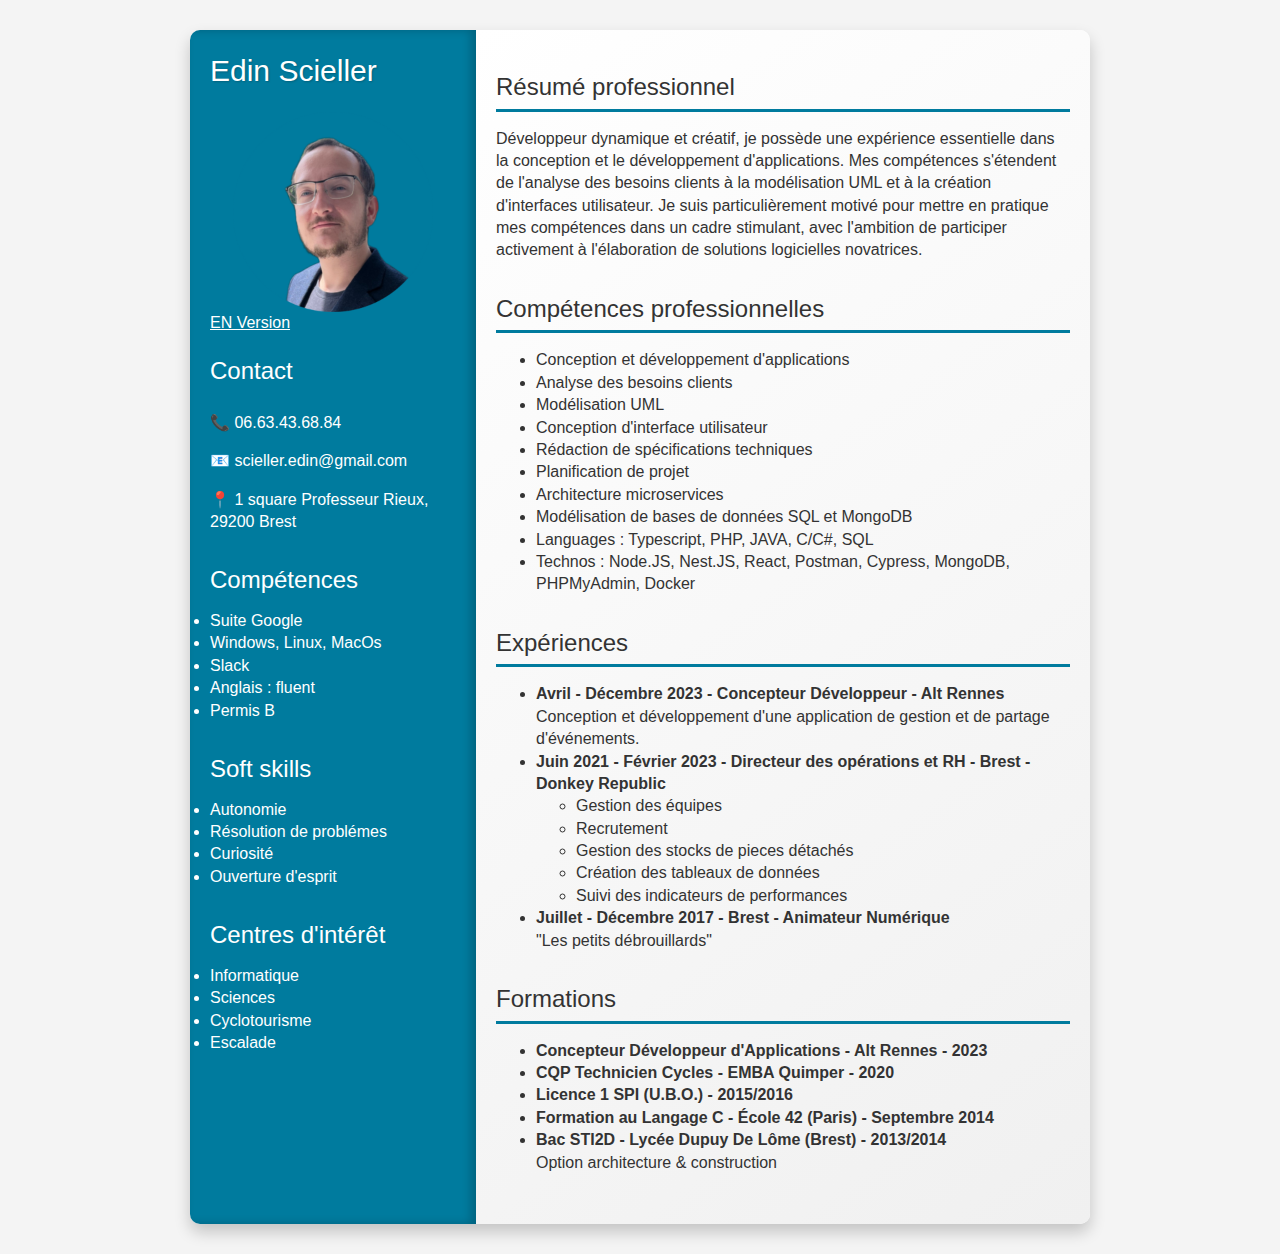
<file: index.html>
<!DOCTYPE html>
<html>

<head>
    <title>Edin Scieller - CV</title>
    <link rel="stylesheet" href="style/index.css">
</head>

<body>
    <div class="container">
        <div class="sidebar">
            <h1>Edin Scieller</h1>
            <img class="pfp" src="media/profile_pic.png"/>
            <a href="index_en.html">EN Version</a>
            <div class="section contact-info">
                <h2>Contact</h2>
                <p>📞 06.63.43.68.84</p>
                <p>📧 scieller.edin@gmail.com</p>
                <p>📍 1 square Professeur Rieux, 29200 Brest</p>
            </div>
            <div class="section skills">
                <h2>Compétences</h2>
                <li>Suite Google</li>
                <li>Windows, Linux, MacOs</li>
                <li>Slack</li>
                <li>Anglais : fluent</li>
                <li>Permis B</li>

            </div>
            <div class="section softSkills">
                <h2>Soft skills</h2>
                <li>Autonomie</li>
                <li>Résolution de problémes</li>
                <li>Curiosité</li>
                <li>Ouverture d'esprit</li>

            </div>
            <div class="section interests">
                <h2>Centres d'intérêt</h2>
                <li>Informatique</li>
                <li>Sciences</li>
                <li>Cyclotourisme</li>
                <li>Escalade</li>

            </div>
        </div>

        <div class="main-content">
            <div class="section professional-summary">
                <h2>Résumé professionnel</h2>
                <p>Développeur dynamique et créatif, je possède une expérience essentielle dans la conception
                    et le développement d'applications. Mes compétences s'étendent de l'analyse des besoins clients à la
                    modélisation UML et à la création d'interfaces utilisateur. Je suis particulièrement motivé pour
                    mettre en pratique mes compétences dans un cadre stimulant, avec l'ambition de
                    participer activement à l'élaboration de solutions logicielles novatrices.</p>
            </div>
            <div class="section WorkSkills">
                <h2>Compétences professionnelles</h2>
                <ul>
                    <li>Conception et développement d'applications</li>
                    <li>Analyse des besoins clients</li>
                    <li>Modélisation UML</li>
                    <li>Conception d'interface utilisateur</li>
                    <li>Rédaction de spécifications techniques</li>
                    <li>Planification de projet</li>
                    <li>Architecture microservices</li>
                    <li>Modélisation de bases de données SQL et MongoDB</li>
                    <li>Languages : Typescript, PHP, JAVA, C/C#, SQL</li>
                    <li>Technos : Node.JS, Nest.JS, React, Postman, Cypress, MongoDB, PHPMyAdmin, Docker</li>
                </ul>
            </div>
            <div class="section experience">
                <h2>Expériences</h2>
                <ul>
                    <li><strong>Avril - Décembre 2023 - Concepteur Développeur - Alt Rennes</strong><br>
                        Conception et développement d'une application de gestion et de partage d'événements.</li>
                    <li><strong>Juin 2021 - Février 2023 - Directeur des opérations et RH - Brest - Donkey
                            Republic</strong><br>
                        <ul>
                            <li>Gestion des équipes</li>
                            <li>Recrutement</li>
                            <li>Gestion des stocks de pieces détachés</li>
                            <li>Création des tableaux de données</li>
                            <li>Suivi des indicateurs de performances</li>
                        </ul>
                    </li>
                    <li><strong>Juillet - Décembre 2017 - Brest - Animateur Numérique</strong><br>
                        "Les petits débrouillards"</li>
                </ul>
            </div>
            <div class="section education">
                <h2>Formations</h2>
                <ul>
                    <li><strong>Concepteur Développeur d'Applications - Alt Rennes - 2023</strong></li>
                    <li><strong>CQP Technicien Cycles - EMBA Quimper - 2020</strong></li>
                    <li><strong>Licence 1 SPI (U.B.O.) - 2015/2016</strong></li>
                    <li><strong>Formation au Langage C - École 42 (Paris) - Septembre 2014</strong></li>
                    <li><strong>Bac STI2D - Lycée Dupuy De Lôme (Brest) - 2013/2014</strong><br>
                        Option architecture & construction</li>
                </ul>
            </div>
        </div>
    </div>
</body>

</html>
</file>
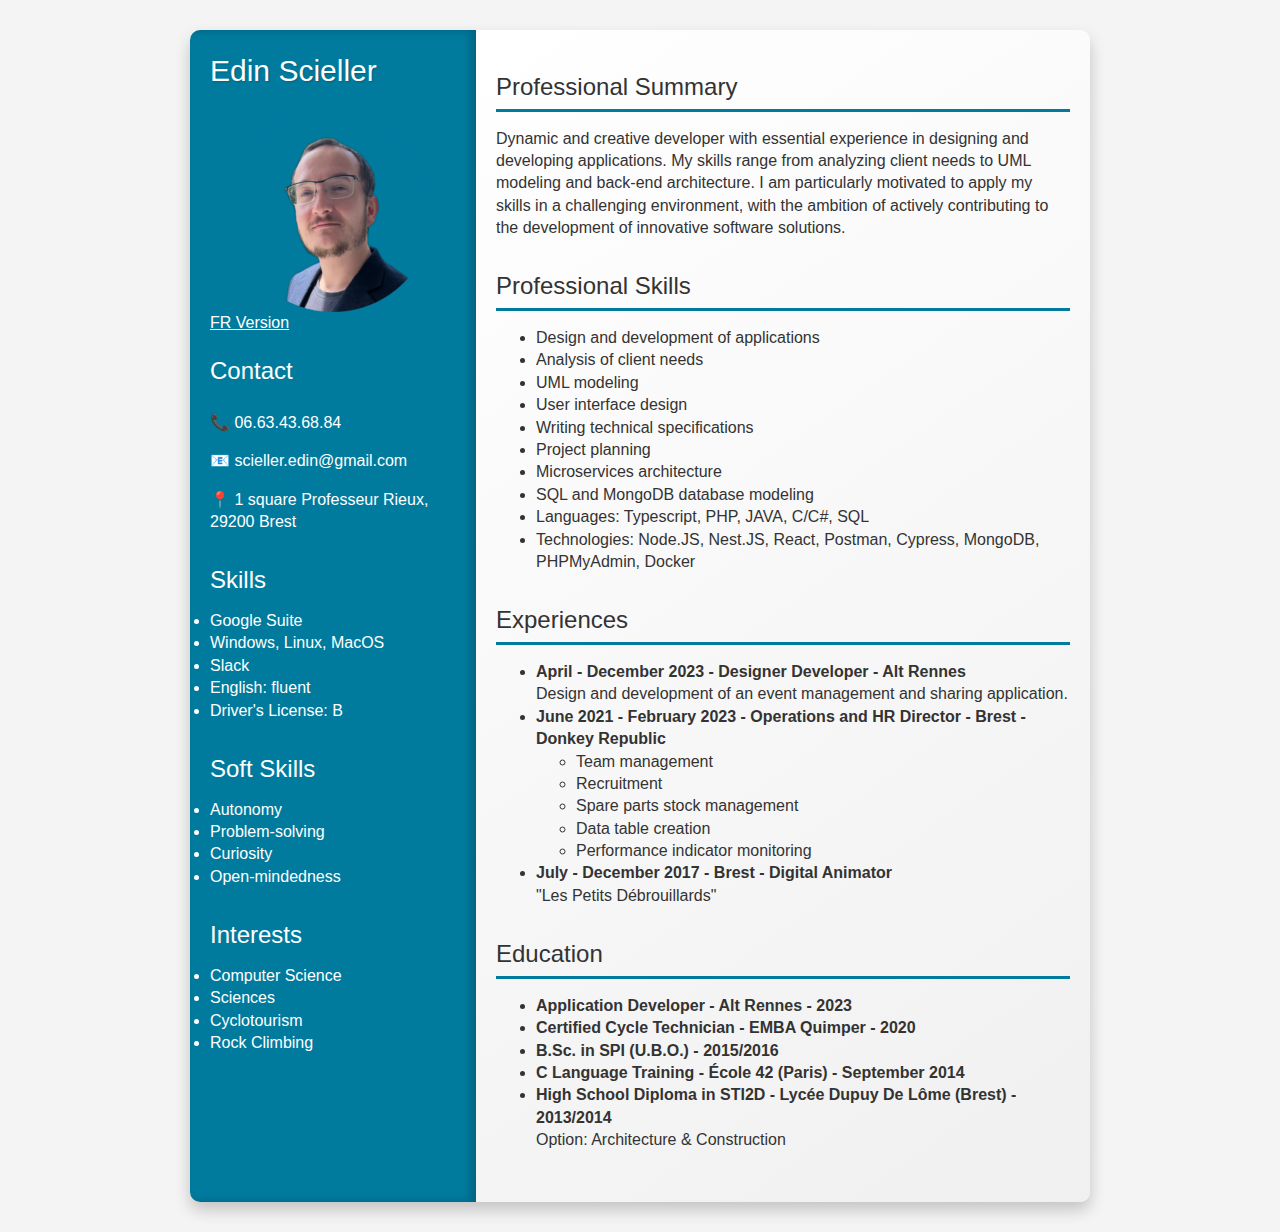
<file: index_en.html>
<!DOCTYPE html>
<html>

<head>
    <title>Edin Scieller - CV</title>
    <link rel="stylesheet" href="style/index.css">
</head>

<body>
    <div class="container">
        <div class="sidebar">
            <h1>Edin Scieller</h1>
            <img class="pfp" src="media/profile_pic.png" />
            <a href="index.html">FR Version</a>
            <div class="section contact-info">
                <h2>Contact</h2>
                <p>📞 06.63.43.68.84</p>
                <p>📧 scieller.edin@gmail.com</p>
                <p>📍 1 square Professeur Rieux, 29200 Brest</p>
            </div>
            <div class="section skills">
                <h2>Skills</h2>
                <li>Google Suite</li>
                <li>Windows, Linux, MacOS</li>
                <li>Slack</li>
                <li>English: fluent</li>
                <li>Driver's License: B</li>
            </div>
            <div class="section softSkills">
                <h2>Soft Skills</h2>
                <li>Autonomy</li>
                <li>Problem-solving</li>
                <li>Curiosity</li>
                <li>Open-mindedness</li>
            </div>
            <div class="section interests">
                <h2>Interests</h2>
                <li>Computer Science</li>
                <li>Sciences</li>
                <li>Cyclotourism</li>
                <li>Rock Climbing</li>
            </div>
        </div>

        <div class="main-content">
            <div class="section professional-summary">
                <h2>Professional Summary</h2>
                <p>Dynamic and creative developer with essential experience in designing and developing applications. My
                    skills range from analyzing client needs to UML modeling and back-end architecture. I am
                    particularly motivated to apply my skills in a challenging environment, with the ambition of
                    actively contributing to the development of innovative software solutions.</p>
            </div>
            <div class="section WorkSkills">
                <h2>Professional Skills</h2>
                <ul>
                    <li>Design and development of applications</li>
                    <li>Analysis of client needs</li>
                    <li>UML modeling</li>
                    <li>User interface design</li>
                    <li>Writing technical specifications</li>
                    <li>Project planning</li>
                    <li>Microservices architecture</li>
                    <li>SQL and MongoDB database modeling</li>
                    <li>Languages: Typescript, PHP, JAVA, C/C#, SQL</li>
                    <li>Technologies: Node.JS, Nest.JS, React, Postman, Cypress, MongoDB, PHPMyAdmin, Docker</li>
                </ul>
            </div>
            <div class="section experience">
                <h2>Experiences</h2>
                <ul>
                    <li><strong>April - December 2023 - Designer Developer - Alt Rennes</strong><br>
                        Design and development of an event management and sharing application.</li>
                    <li><strong>June 2021 - February 2023 - Operations and HR Director - Brest - Donkey
                            Republic</strong><br>
                        <ul>
                            <li>Team management</li>
                            <li>Recruitment</li>
                            <li>Spare parts stock management</li>
                            <li>Data table creation</li>
                            <li>Performance indicator monitoring</li>
                        </ul>
                    </li>
                    <li><strong>July - December 2017 - Brest - Digital Animator</strong><br>
                        "Les Petits Débrouillards"</li>
                </ul>
            </div>
            <div class="section education">
                <h2>Education</h2>
                <ul>
                    <li><strong>Application Developer - Alt Rennes - 2023</strong></li>
                    <li><strong>Certified Cycle Technician - EMBA Quimper - 2020</strong></li>
                    <li><strong>B.Sc. in SPI (U.B.O.) - 2015/2016</strong></li>
                    <li><strong>C Language Training - École 42 (Paris) - September 2014</strong></li>
                    <li><strong>High School Diploma in STI2D - Lycée Dupuy De Lôme (Brest) - 2013/2014</strong><br>
                        Option: Architecture & Construction</li>
                </ul>
            </div>
        </div>
    </div>
</body>

</html>
</file>
<file: style/index.css>
body {
    font-family: 'Arial', sans-serif;
    color: #333333;
    background-color: #f4f4f4;
    margin: 0;
    padding: 0;
    line-height: 1.4;
}

.container {
    display: flex;
    max-width: 900px;
    margin: 30px auto;
    background-color: #ffffff;
    box-shadow: 0 8px 16px rgba(0, 0, 0, 0.2);
    border-radius: 10px;
    overflow: hidden;
    transition: box-shadow 0.3s ease-in-out;
}

.container:hover {
    box-shadow: 0 12px 24px rgba(0, 0, 0, 0.3);
}

.sidebar {
    width: 30%;
    background: #007B9E;
    /* Darker blue gradient */
    color: white;
    padding: 20px;
    box-shadow: inset -5px 0 10px rgba(0, 0, 0, 0.2);
}

.main-content {
    width: 70%;
    padding: 20px;
    background: linear-gradient(145deg, #ffffff, #f0f0f0);
}

h1,
h2 {
    font-weight: normal;
}

h1 {
    margin: 0 0 20px 0;
    font-size: 30px;
    text-shadow: 1px 1px 2px rgba(0, 0, 0, 0.2);
}

h2 {
    font-size: 24px;
    margin-bottom: 5px;
    padding-bottom: 5px;
    border-bottom: 3px solid #007B9E;
    /* Darker blue for the bottom border */
    transition: border-color 0.3s;
}

h2:hover {
    border-color: #005f73;
    /* Even darker blue on hover */
}

a, a:hover, a:visited{
    color: white;
}

.section {
    margin-bottom: 30px;
}

.contact-info a,
.skills a,
.interests a {
    color: white;
    text-decoration: none;
    transition: color 0.3s, text-decoration 0.3s;
}

.contact-info a:hover,
.skills a:hover,
.interests a:hover {
    color: #e0ffff;
    text-decoration: underline;
}

.experience p,
.education p {
    margin-bottom: 15px;
}

.pfp{
    width: 200px;
    height: 200px;
    margin: auto;
    display: block;
}

@media screen and (max-width: 768px) {
    .container {
        flex-direction: column;
    }

    .sidebar,
    .main-content {
        width: 100%;
    }
}

@media print {
    body,
    .container {
        -webkit-print-color-adjust: exact;
        print-color-adjust: exact;
        font-size: 10pt;
        width: 595pt;
        height: 842pt;
        margin: 0;
        padding: 0;
        overflow: hidden;
    }
}
</file>
